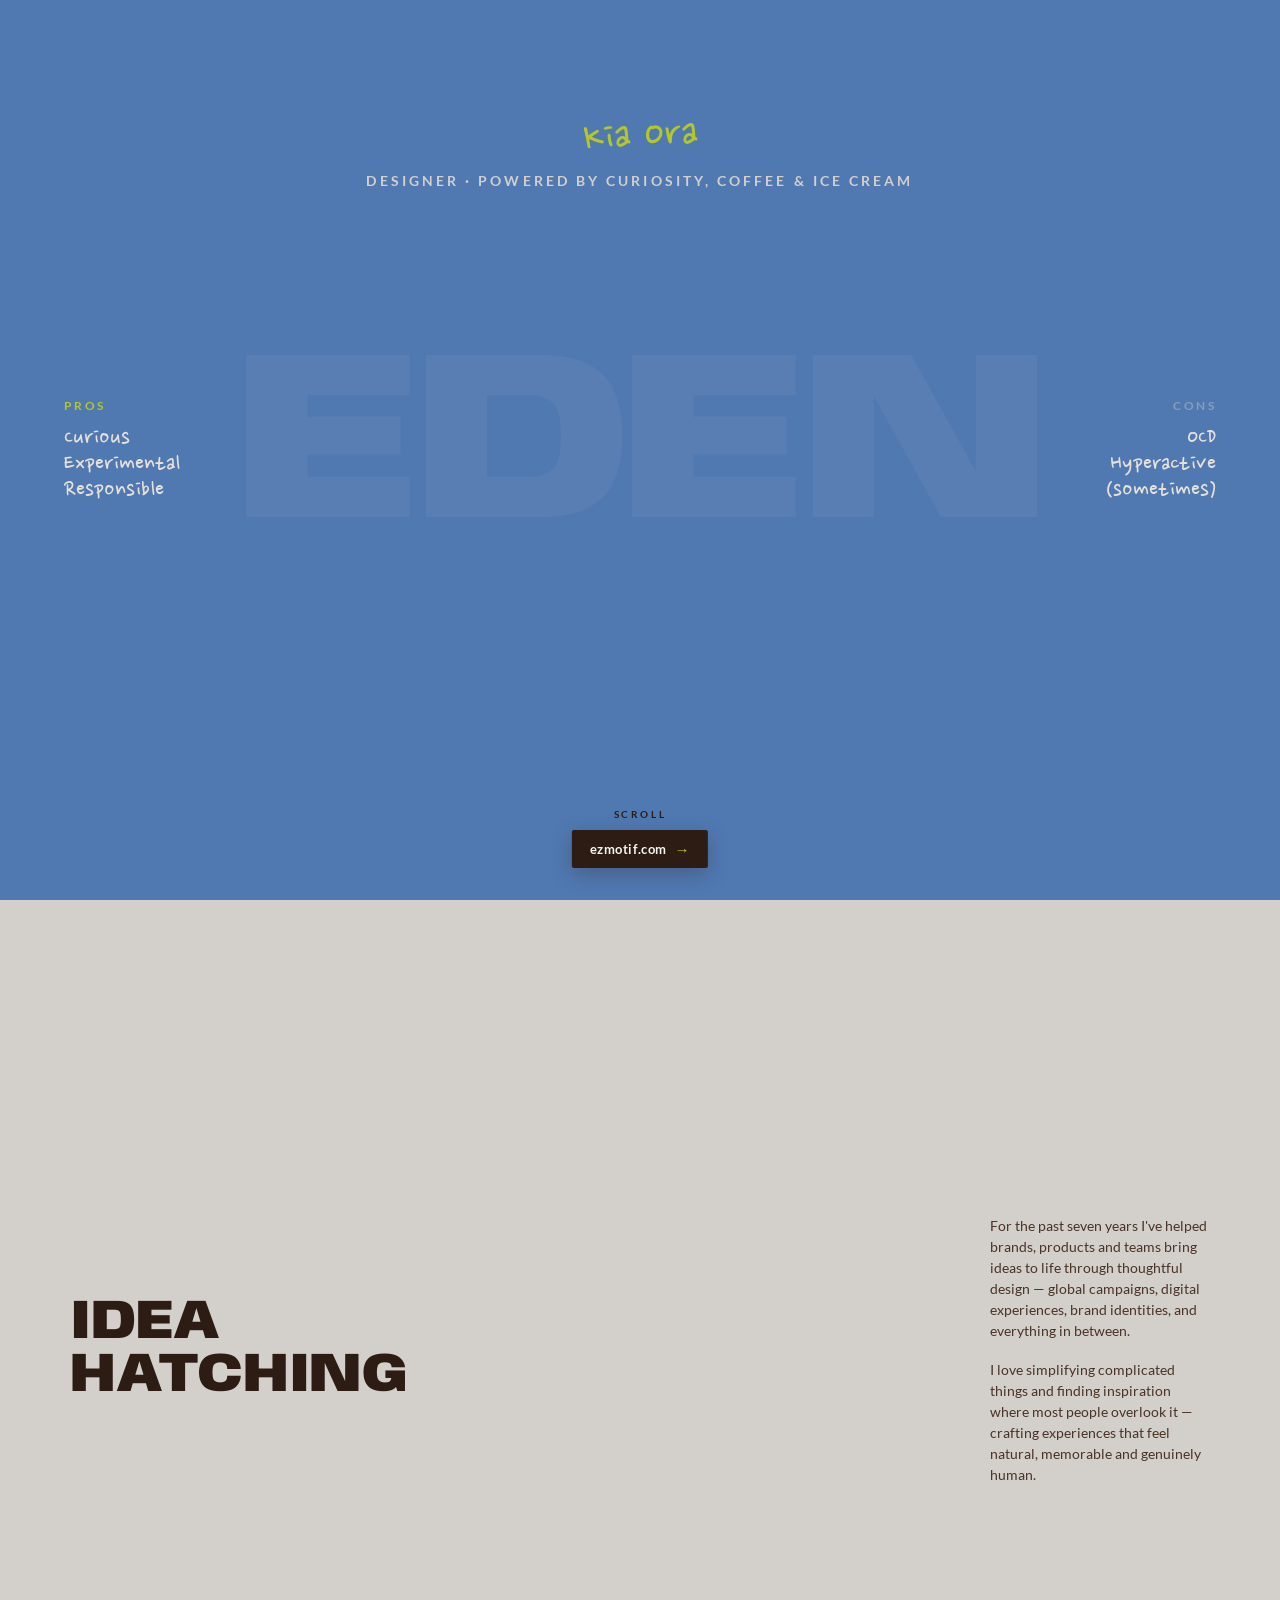
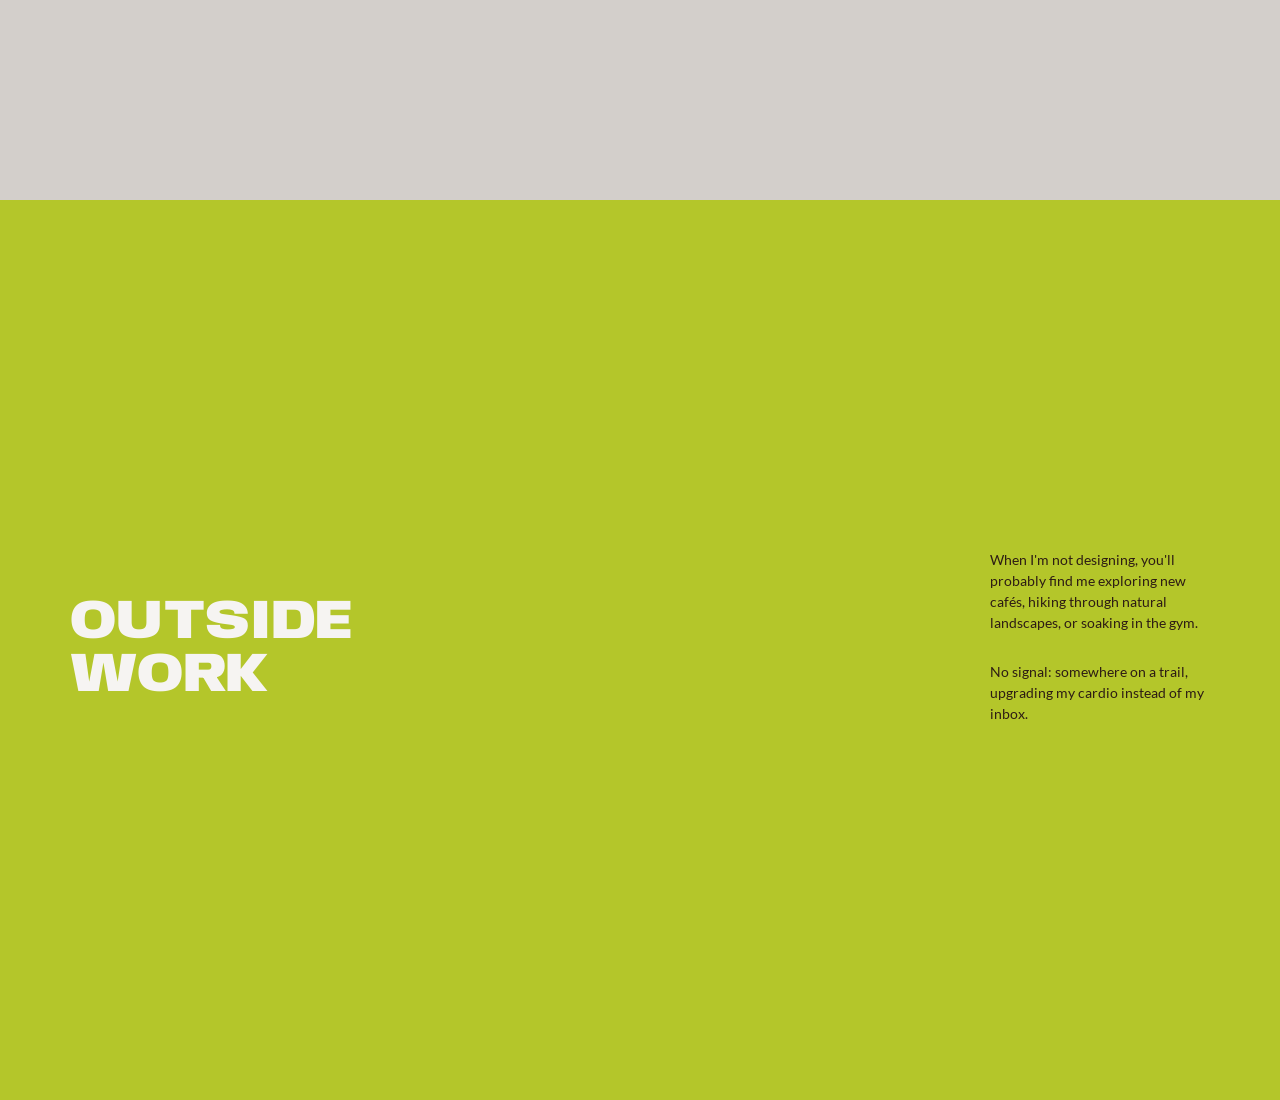
<file: index.html>
<!DOCTYPE html>
<html lang="en">
<head>
  <meta charset="utf-8">
  <meta name="viewport" content="width=device-width, initial-scale=1">
  <title>Eden — Designer · Aotearoa New Zealand</title>
  <style>
    @font-face{font-family:"Anybody";src:url("project/fonts/Anybody-VariableFont.ttf") format("truetype");font-weight:100 900;font-stretch:75% 125%;font-style:normal;font-display:swap;}
    @font-face{font-family:"Lato";src:url("project/fonts/Lato-Light.ttf") format("truetype");font-weight:300;font-display:swap;}
    @font-face{font-family:"Lato";src:url("project/fonts/Lato-Regular.ttf") format("truetype");font-weight:400;font-display:swap;}
    @font-face{font-family:"Lato";src:url("project/fonts/Lato-Bold.ttf") format("truetype");font-weight:700;font-display:swap;}
    @font-face{font-family:"Lato";src:url("project/fonts/Lato-Black.ttf") format("truetype");font-weight:900;font-display:swap;}
    @font-face{font-family:"Nanum Pen Script";src:url("project/fonts/NanumPenScript-Regular.ttf") format("truetype");font-weight:400;font-display:swap;}

    *,*::before,*::after{box-sizing:border-box;}
    html,body{margin:0;padding:0;background:#2d1c14;overflow-x:hidden;}

    @keyframes ezbob{0%,100%{transform:translateY(0);opacity:.85}50%{transform:translateY(9px);opacity:.35}}
    @keyframes ezspin{to{transform:rotate(360deg)}}

    /* Fixed 3D canvas — sits behind all text */
    #scene{position:fixed;inset:0;width:100vw;height:100vh;z-index:2;pointer-events:none;display:block;}

    /* Loading spinner */
    #spin{position:fixed;top:50%;left:50%;transform:translate(-50%,-50%);z-index:4;width:38px;height:38px;border:2px solid rgba(180,198,42,0.25);border-top-color:#b4c62a;border-radius:50%;animation:ezspin 0.9s linear infinite;opacity:0;transition:opacity 0.4s ease;pointer-events:none;}

    /* Portfolio pill — fixed bottom-center */
    #ez-site{position:fixed;left:50%;transform:translateX(-50%);bottom:clamp(16px,3vw,32px);z-index:60;display:inline-flex;align-items:center;gap:8px;padding:11px 18px;background:#2d1c14;color:#f6f4f2;font-family:'Lato',sans-serif;font-weight:700;font-size:13px;letter-spacing:0.04em;text-decoration:none;border-radius:2px;box-shadow:0 6px 20px rgba(45,28,20,0.28);transition:transform .16s ease,background .16s ease;white-space:nowrap;}
    #ez-site:hover{background:#3a2419;transform:translateX(-50%) translateY(-1px);}
    .ez-arrow{color:#b4c62a;font-size:15px;line-height:1;}

    /* Sections */
    section{position:relative;width:100%;height:100vh;overflow:hidden;}
    #s1{background-color:#5079b2;}
    #s2{background-color:#d3cfcb;}
    #s3{background-color:#b4c62a;}

    /* ——— SCREEN 1 ——— */
    /* Ghost EDEN letterform behind model */
    .s1-ghost{
      position:absolute;inset:0;display:flex;align-items:center;justify-content:center;
      font-family:'Anybody',sans-serif;font-weight:900;font-stretch:125%;
      font-size:clamp(7rem,23vw,15rem);letter-spacing:-0.04em;
      color:rgba(246,244,242,0.05);white-space:nowrap;text-transform:uppercase;
      pointer-events:none;z-index:1;
    }

    /* Top: Kia Ora + tagline */
    .s1-top{
      position:absolute;top:clamp(70px,12vh,150px);left:0;right:0;
      text-align:center;z-index:3;pointer-events:none;
    }
    .s1-kiaora{
      font-family:'Nanum Pen Script',cursive;font-size:46px;color:#b4c62a;
      transform:rotate(-3deg);display:inline-block;
    }
    .s1-tagline{
      font-family:'Lato',sans-serif;font-weight:700;font-size:14px;
      letter-spacing:0.22em;text-transform:uppercase;color:#d3cfcb;margin-top:6px;
    }

    /* Left: Pros */
    .ez-pros{
      position:absolute;top:50%;left:clamp(28px,5vw,80px);
      transform:translateY(calc(-50% + var(--py,0px)));
      z-index:3;pointer-events:none;
    }

    /* Right: Cons */
    .ez-cons{
      position:absolute;top:50%;right:clamp(28px,5vw,80px);
      text-align:right;
      transform:translateY(calc(-50% + var(--py,0px)));
      z-index:3;pointer-events:none;
    }

    .label-lime{font-family:'Lato',sans-serif;font-weight:700;font-size:12px;letter-spacing:0.2em;text-transform:uppercase;color:#b4c62a;margin-bottom:12px;}
    .label-mist{font-family:'Lato',sans-serif;font-weight:700;font-size:12px;letter-spacing:0.2em;text-transform:uppercase;color:#8a9fb7;margin-bottom:12px;}
    .script-sm{font-family:'Nanum Pen Script',cursive;font-size:26px;line-height:1;color:#e7e1da;}

    /* Scroll hint */
    .s1-hint{position:absolute;bottom:clamp(26px,4vh,44px);left:0;right:0;text-align:center;pointer-events:none;z-index:3;}
    .s1-hint .hint-label{font-family:'Lato',sans-serif;font-weight:700;font-size:10px;letter-spacing:0.26em;text-transform:uppercase;color:#2d1c14;margin-bottom:10px;}
    .s1-hint .hint-line{width:1px;height:34px;margin:0 auto;background:linear-gradient(180deg,#2d1c14,transparent);animation:ezbob 1.8s ease-in-out infinite;}

    /* ——— SCREENS 2 & 3 ROW LAYOUT ——— */
    .ez-row{
      position:relative;z-index:3;height:100%;width:100%;
      display:flex;justify-content:space-between;align-items:center;
      padding:clamp(28px,5.5vw,96px);pointer-events:none;
    }

    /* ——— SCREEN 2 ——— */
    .s2-left{max-width:min(40vw,440px);width:330px;}
    .s2-right{max-width:min(34vw,380px);width:220px;}

    .s2-headline{
      font-family:'Anybody',sans-serif;font-weight:900;font-stretch:112%;line-height:0.96;
      letter-spacing:-0.02em;text-transform:uppercase;color:#2d1c14;
    }
    .ez-bigword{font-size:55px;}
    .s2-accent{
      font-family:'Nanum Pen Script',cursive;font-size:20px;line-height:1;color:#5079b2;
      transform:rotate(-3deg);margin-top:clamp(20px,2.5vw,30px);width:300px;display:block;
    }

    .body-s2{font-family:'Lato',sans-serif;font-weight:400;font-size:14px;line-height:1.5;color:#4a3327;margin:0 0 18px;}
    .body-s2:last-child{margin:0;}

    /* ——— SCREEN 3 ——— */
    .s3-left{max-width:min(40vw,440px);width:330px;}
    .s3-right{max-width:min(34vw,380px);width:220px;}

    .s3-headline{
      font-family:'Anybody',sans-serif;font-weight:900;font-stretch:112%;line-height:0.96;
      letter-spacing:-0.02em;text-transform:uppercase;color:#f6f4f2;
    }
    .body-s3{font-family:'Lato',sans-serif;font-weight:400;font-size:14px;line-height:1.5;color:#2d1c14;margin:0 0 clamp(18px,2.4vw,28px);}
    .s3-accent{
      font-family:'Nanum Pen Script',cursive;font-size:20px;line-height:1;color:#5079b2;
      transform:rotate(-4deg);transform-origin:left;width:220px;display:block;
    }

    /* ——— MOBILE ——— */
    @media(max-width:768px){
      /* Stack columns; padding-top pushes content below the 3D model (~54vh from top) */
      .ez-row{flex-direction:column!important;justify-content:flex-start!important;align-items:flex-start!important;padding:62vh 24px 32px!important;gap:14px!important;}
      .s2-left,.s2-right,.s3-left,.s3-right{width:100%!important;max-width:100%!important;text-align:center!important;}

      /* ── Screen 1 ──────────────────────────────────────── */
      /* Kia Ora + tagline float above the model (top of screen) */
      .s1-top{top:5vh!important;padding:0 28px!important;text-align:center!important;}
      .s1-kiaora{font-size:52px!important;}
      .s1-tagline{font-size:13px!important;letter-spacing:0.16em!important;margin-top:8px!important;}
      /* EDEN ghost: centred on the 3D model position (yLift=0.5 → ~39 vh from top) */
      .s1-ghost{inset:auto!important;position:absolute!important;top:39vh!important;left:0!important;right:0!important;width:100%!important;display:block!important;transform:translateY(-50%)!important;text-align:center!important;font-size:23vw!important;}
      /* Pros/Cons anchored above the ezmotif button */
      .ez-pros{top:auto!important;bottom:190px!important;left:24px!important;transform:none!important;}
      .ez-cons{top:auto!important;bottom:190px!important;right:24px!important;transform:none!important;}

      /* ── Screens 2 & 3 ─────────────────────────────────── */
      /* "IDEA HATCHING" / "OUTSIDE WORK" → single centred line with wider word spacing */
      .s2-headline,.s3-headline{display:flex!important;flex-direction:row!important;flex-wrap:nowrap!important;gap:0.65em!important;align-items:baseline!important;justify-content:center!important;}
      .ez-bigword{font-size:clamp(26px,7.5vw,34px)!important;display:block!important;}
      /* Body text exactly 14px, centred */
      .body-s2,.body-s3{font-size:14px!important;line-height:1.6!important;text-align:center!important;}
    }
  </style>
</head>
<body>

<canvas id="scene"></canvas>
<div id="spin"></div>
<a id="ez-site" href="https://ezmotif.com" target="_blank" rel="noopener">ezmotif.com<span class="ez-arrow">→</span></a>

<!-- ============ SCREEN 1 — HI / INTRO (blue) ============ -->
<section id="s1">
  <!-- Ghost letterform sits behind the 3D model -->
  <div class="s1-ghost" aria-hidden="true">EDEN</div>

  <!-- Top: Kia Ora greeting (parallax up) -->
  <div class="s1-top" data-parallax="-0.06">
    <div class="s1-kiaora">Kia Ora</div>
    <div class="s1-tagline">Designer · powered by curiosity, coffee &amp; ice cream</div>
  </div>

  <!-- Left: Pros (parallax down, vertically centred) -->
  <div class="ez-pros" data-parallax-vcenter="0.05">
    <div class="label-lime">Pros</div>
    <div class="script-sm">Curious<br>Experimental<br>Responsible</div>
  </div>

  <!-- Right: Cons (parallax down, vertically centred) -->
  <div class="ez-cons" data-parallax-vcenter="0.05">
    <div class="label-mist">Cons</div>
    <div class="script-sm">OCD<br>Hyperactive<br>(sometimes)</div>
  </div>

  <!-- Scroll hint -->
  <div id="hint1" class="s1-hint">
    <div class="hint-label">Scroll</div>
    <div class="hint-line"></div>
  </div>
</section>

<!-- ============ SCREEN 2 — IDEA HATCHING (stone) ============ -->
<section id="s2">
  <div class="ez-row">
    <div class="s2-left" data-parallax="-0.10">
      <div class="s2-headline">
        <div class="ez-bigword">IDEA</div>
        <div class="ez-bigword">HATCHING</div>
      </div>
    </div>
    <div class="s2-right" data-parallax="0.08">
      <p class="body-s2">For the past seven years I've helped brands, products and teams bring ideas to life through thoughtful design — global campaigns, digital experiences, brand identities, and everything in between.</p>
      <p class="body-s2">I love simplifying complicated things and finding inspiration where most people overlook it — crafting experiences that feel natural, memorable and genuinely human.</p>
    </div>
  </div>
</section>

<!-- ============ SCREEN 3 — OUTSIDE WORK (lime) ============ -->
<section id="s3">
  <div class="ez-row">
    <div class="s3-left" data-parallax="-0.10">
      <div class="s3-headline">
        <div class="ez-bigword">Outside</div>
        <div class="ez-bigword">Work</div>
      </div>
    </div>
    <div class="s3-right" data-parallax="0.08">
      <p class="body-s3">When I'm not designing, you'll probably find me exploring new cafés, hiking through natural landscapes, or soaking in the gym.</p>
      <p class="body-s3">No signal: somewhere on a trail, upgrading my cardio instead of my inbox.</p>
    </div>
  </div>
</section>

<script type="module">
  const MODEL_URLS = [
    'https://dl.dropboxusercontent.com/scl/fi/qskipl5zqc1no1ounqouc/Hi_Textured-view.glb?rlkey=ff3zc77q9altmlkda5raiq63v&dl=1',
    'https://dl.dropboxusercontent.com/scl/fi/xvqv9pbvxfb0mbg5f8zss/Idea-Hatching_Textured-View.glb?rlkey=uu3fpdk7akxqth5jfztjdgkla&dl=1',
    'https://dl.dropboxusercontent.com/scl/fi/fm1mu1jkcd6yvwdm8pyba/Outside-Work_Textured-View.glb?rlkey=k71y0a2swxvliftqetm3ejufc&dl=1',
  ];

  const DEG = Math.PI / 180;
  const FRONT_YAW = [-90 * DEG, -90 * DEG, -90 * DEG]; // face toward viewer
  const TARGET_H   = 2.2;   // world-unit height each model is scaled to
  const SPAN       = 4.4;   // world units = one viewport height at model depth
  const PAR        = 0.82;  // model trails the page (< 1)
  const SCROLL_SPIN = 2.0;  // radians the model spins across one screen of scroll

  const THREE = await import('https://esm.sh/three@0.160.0');
  const { GLTFLoader } = await import('https://esm.sh/three@0.160.0/examples/jsm/loaders/GLTFLoader.js');
  const { RoomEnvironment } = await import('https://esm.sh/three@0.160.0/examples/jsm/environments/RoomEnvironment.js');

  // Renderer
  const canvas = document.getElementById('scene');
  const renderer = new THREE.WebGLRenderer({ canvas, antialias: true, alpha: true });
  renderer.setPixelRatio(Math.min(window.devicePixelRatio || 1, 2));
  renderer.outputColorSpace = THREE.SRGBColorSpace;
  renderer.toneMapping = THREE.ACESFilmicToneMapping;
  renderer.toneMappingExposure = 1.05;

  const scene = new THREE.Scene();
  const camera = new THREE.PerspectiveCamera(35, 1, 0.1, 100);
  camera.position.set(0, 0, 7);

  // Environment lighting
  const pmrem = new THREE.PMREMGenerator(renderer);
  scene.environment = pmrem.fromScene(new RoomEnvironment(), 0.04).texture;

  // Directional lights
  const key = new THREE.DirectionalLight(0xffffff, 2.4);
  key.position.set(3, 5, 4);
  scene.add(key);
  const fill = new THREE.DirectionalLight(0xffe9d6, 0.7);
  fill.position.set(-4, 2, 2);
  scene.add(fill);
  scene.add(new THREE.AmbientLight(0xffffff, 0.35));

  // Resize
  function resize() {
    const w = window.innerWidth, h = window.innerHeight;
    camera.aspect = w / h;
    camera.updateProjectionMatrix();
    renderer.setSize(w, h, false);
  }
  resize();
  window.addEventListener('resize', resize);

  // Model loading
  const groups    = [null, null, null];
  const requested = [false, false, false];
  const loader    = new GLTFLoader();
  const spin      = document.getElementById('spin');

  function loadModel(i) {
    if (requested[i]) return;
    requested[i] = true;
    if (spin) spin.style.opacity = '1';

    loader.load(MODEL_URLS[i], (gltf) => {
      const obj  = gltf.scene;
      const box  = new THREE.Box3().setFromObject(obj);
      const size = new THREE.Vector3();
      const ctr  = new THREE.Vector3();
      box.getSize(size);
      box.getCenter(ctr);
      const s = TARGET_H / (size.y || 1);
      obj.scale.setScalar(s);
      obj.position.set(-ctr.x * s, -ctr.y * s, -ctr.z * s);
      const g = new THREE.Group();
      g.add(obj);
      g.visible = false;
      scene.add(g);
      groups[i] = g;
      if (spin) spin.style.opacity = '0';
    }, undefined, (err) => {
      requested[i] = false;
      console.error('[Eden3D] failed to load model', i, err);
      if (spin) spin.style.opacity = '0';
    });
  }
  loadModel(0); // load first model immediately; others lazy-load on approach

  // Mouse / touch tracking
  let mouseX = 0, mouseY = 0;
  window.addEventListener('mousemove', (e) => {
    mouseX = e.clientX / window.innerWidth  - 0.5;
    mouseY = e.clientY / window.innerHeight - 0.5;
  }, { passive: true });
  window.addEventListener('touchmove', (e) => {
    const t = e.touches[0];
    mouseX = t.clientX / window.innerWidth  - 0.5;
    mouseY = t.clientY / window.innerHeight - 0.5;
  }, { passive: true });

  // Parallax elements — two flavours:
  //   data-parallax          → standard elements: translateY only
  //   data-parallax-vcenter  → already -50% vertically centred; combine with offset
  const SECTION_IDS = ['s1', 's2', 's3'];
  const parItems = [];
  document.querySelectorAll('[data-parallax],[data-parallax-vcenter]').forEach(el => {
    const raw = el.dataset.parallax ?? el.dataset.parallaxVcenter;
    parItems.push({ el, rate: parseFloat(raw), vcenter: 'parallaxVcenter' in el.dataset });
  });

  // Smooth rotation state
  const st = { mRY: 0, rx: 0 };
  const hint = document.getElementById('hint1');

  function tick() {
    const vh  = window.innerHeight;
    const sy  = window.scrollY || 0;
    const prg = sy / vh;           // 0 at top of s1, 1 at top of s2, 2 at top of s3
    const mob = window.innerWidth <= 768;

    // Smooth mouse
    st.mRY += ((mouseX * 0.55) - st.mRY) * 0.08;
    st.rx  += (Math.max(-0.42, Math.min(0.42, mouseY * 0.4)) - st.rx) * 0.08;

    // Lazy-load models as they come within ~1.3 screens
    for (let i = 0; i < 3; i++) {
      if (Math.abs(prg - i) < 1.3) loadModel(i);
    }

    // Mobile: PAR=1.0 (no trail), yLift=0.5 (model at ~39% from top, heading fits above),
    // scale=0.62, tight visDist=0.5 so models only show on their own screen.
    const par     = mob ? 1.0  : PAR;
    const yLift   = mob ? 0.5  : 0;
    const mScale  = mob ? 0.62 : 1.0;
    const visDist = mob ? 0.5  : 0.92;

    groups.forEach((g, i) => {
      if (!g) return;
      const d = prg - i;
      g.visible    = Math.abs(d) < visDist;
      g.scale.setScalar(mScale);
      g.position.y = d * SPAN * par + yLift;
      g.rotation.y = FRONT_YAW[i] + d * SCROLL_SPIN + st.mRY;
      g.rotation.x = st.rx;
    });

    // Parallax text — disabled on mobile to prevent overlaps
    if (!mob) {
      parItems.forEach(({ el, rate, vcenter }) => {
        const section = el.closest('section');
        if (!section) return;
        const secIdx = SECTION_IDS.indexOf(section.id);
        if (secIdx < 0) return;
        const offset = (sy - secIdx * vh) * rate;
        if (vcenter) {
          el.style.transform = `translateY(calc(-50% + ${offset}px))`;
        } else {
          el.style.transform = `translateY(${offset}px)`;
        }
      });
    } else {
      parItems.forEach(({ el }) => { el.style.transform = ''; });
    }

    // Fade scroll hint
    if (hint) hint.style.opacity = String(Math.max(0, 1 - sy / 280));

    renderer.render(scene, camera);
    requestAnimationFrame(tick);
  }

  tick();
</script>
</body>
</html>
</file>
